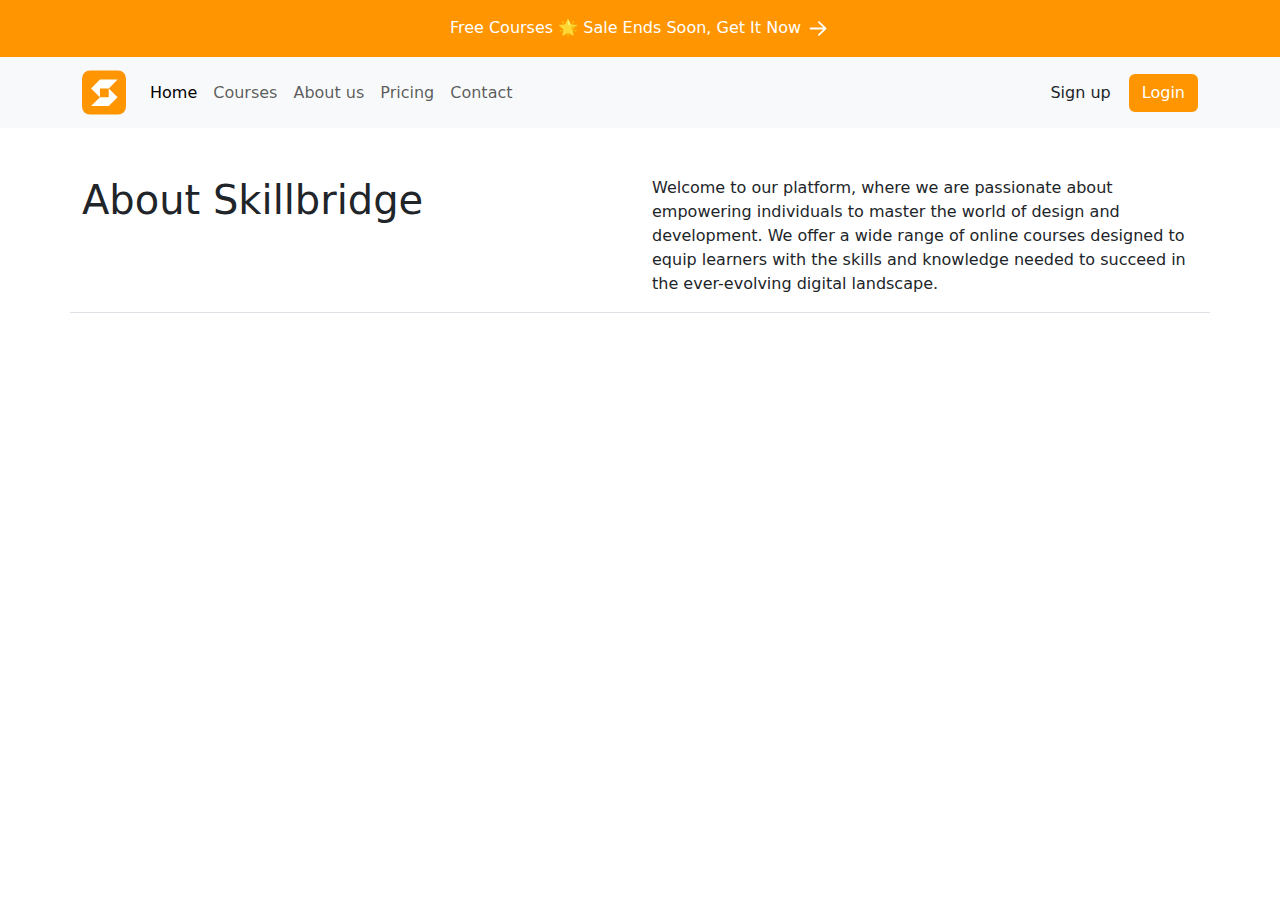
<file: html/about.html>
<!DOCTYPE html>
<html lang="en">
<head>
    <meta charset="UTF-8">
    <meta name="viewport" content="width=device-width, initial-scale=1.0">
    <title>About</title>
    <link
    href="https://cdn.jsdelivr.net/npm/bootstrap@5.3.0/dist/css/bootstrap.min.css"
    rel="stylesheet">
    <script src="../src/header.js"></script>
</head>
<body>
    <section class="header"></section>

    <section class="description_section container mt-5 mb-5 border-bottom">
    <div class="description_container row ">
       <h1 class="col-md-6 col-12">About Skillbridge</h1>
       <p class="col-md-6 col-12">
        Welcome to our platform, where we are passionate about empowering individuals to master the world of design and development. We offer a wide range of online courses designed to equip learners with the skills and knowledge needed to succeed in the ever-evolving digital landscape.
       </p>
    </div>
   </section>
   <script
   src="https://cdn.jsdelivr.net/npm/bootstrap@5.3.2/dist/js/bootstrap.bundle.min.js"
   integrity="sha384-C6RzsynM9kWDrMNeT87bh95OGNyZPhcTNXj1NW7RuBCsyN/o0jlpcV8Qyq46cDfL"
   crossorigin="anonymous"></script>
</body>
</html>
</file>
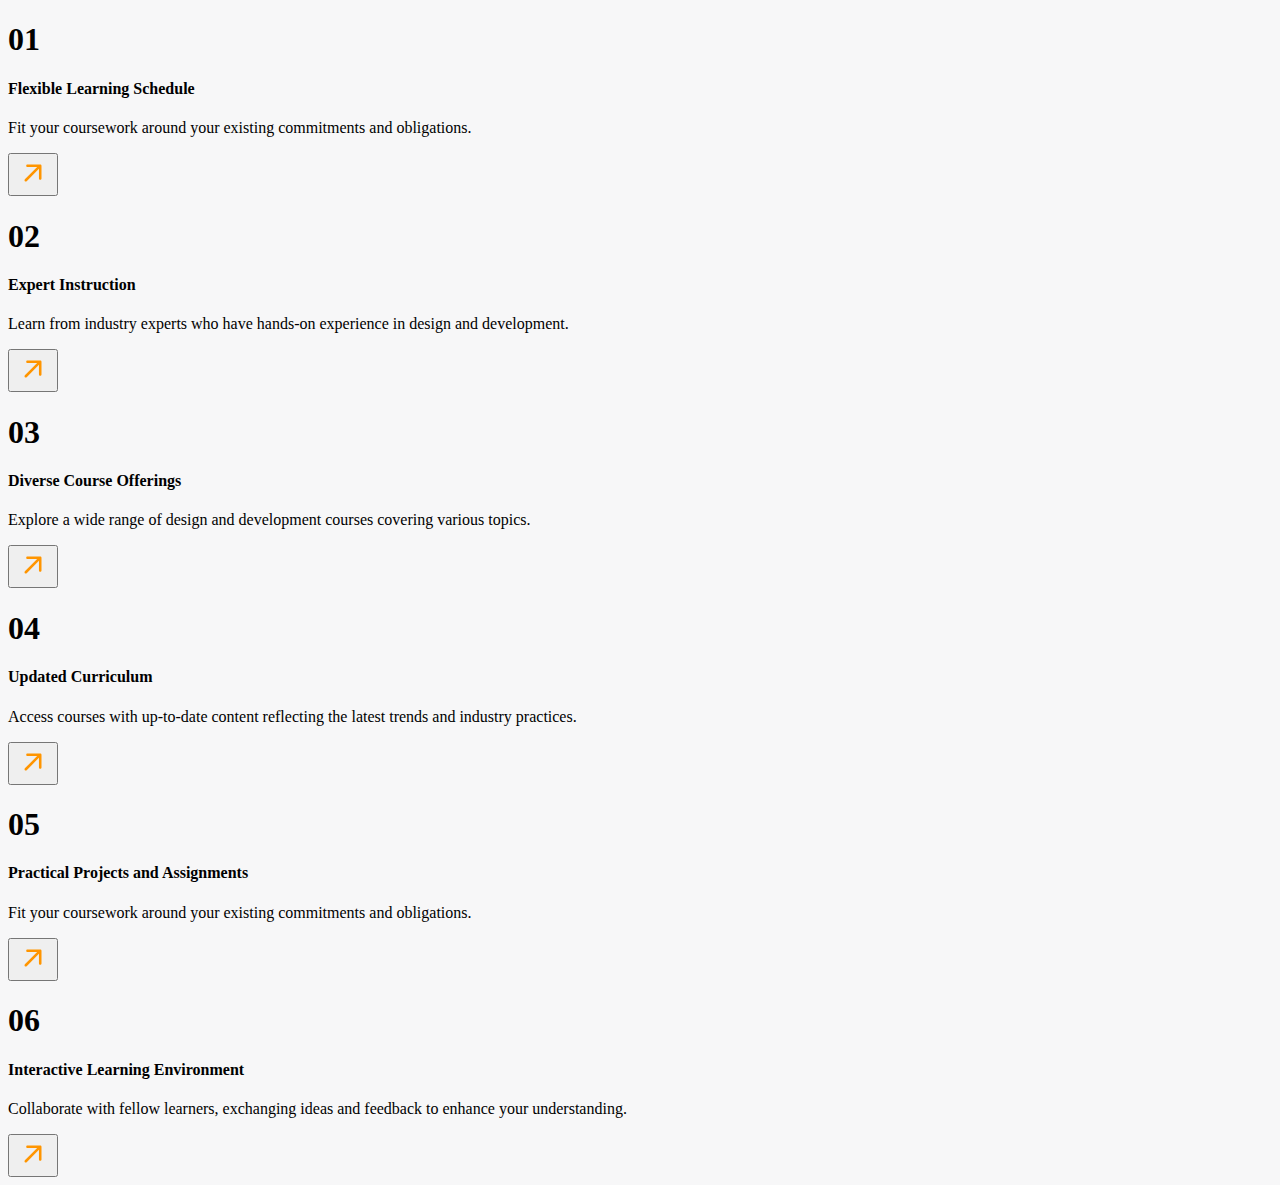
<file: html/benefits.html>
<!DOCTYPE html>
<html lang="en">
<head>
    <meta charset="UTF-8">
    <meta name="viewport" content="width=device-width, initial-scale=1.0">
    <title>skill bridge</title>
    <link
    href="https://cdn.jsdelivr.net/npm/bootstrap@5.3.2/dist/css/bootstrap.min.css"
    rel="stylesheet"
    integrity="sha384-T3c6CoIi6uLrA9TneNEoa7RxnatzjcDSCmG1MXxSR1GAsXEV/Dwwykc2MPK8M2HN"
    crossorigin="anonymous">
    <link rel = "icon" href = "../img/title_logo_icon.svg" type = "image/x-icon">
    <style>
        body{
            background-color: #F7F7F8;
        }
    </style>
</head>
<body>
    <section class="benefits_container container d-flex flex-column gap-3">
        <div class="row d-flex gap-2">
             <div class="benefit_sub_container bg-white col p-4">
                 <div class="number_container"><h1>01</h1></div>
                 <div class="benefit_text_container">
                     <h4>Flexible Learning Schedule</h4>
                     <p>Fit your coursework around your existing commitments and obligations.</p>
                 </div>
                 <!-- <div class="benefit_button_container">  -->
                     <button><img src="../img/benefit_arrow.svg"/></button>
                 <!-- </div> -->
             </div>
             <div class="benefit_sub_container bg-white col p-4">
                 <div class="number_container"><h1>02</h1></div>
                 <div class="benefit_text_container">
                 <h4>Expert Instruction</h4>
                 <p>Learn from industry experts who have hands-on experience in design and development.</p>
                 </div>
                 <!-- <div class="benefit_button_container">  -->
                     <button><img src="../img/benefit_arrow.svg"/></button>
                 <!-- </div> -->
             </div>
             <div class="benefit_sub_container bg-white col p-4">
                 <div class="number_container"><h1>03</h1></div>
                 <div class="benefit_text_container">
                 <h4>Diverse Course Offerings</h4>
                 <p>Explore a wide range of design and development courses covering various topics.</p>
                 </div>
                 <!-- <div class="benefit_button_container">  -->
                     <button><img src="../img/benefit_arrow.svg"/></button>
                 <!-- </div> -->
             </div>
        </div>
        <div class="row gap-2">
                 <div class="benefit_sub_container bg-white col rounded p-4">
                     <div class="number_container"><h1>04</h1></div>
                     <div class="benefit_text_container">
                     <h4>Updated Curriculum</h4>
                     <p>Access courses with up-to-date content reflecting the latest trends and industry practices.</p>
                     </div>
                     <!-- <div class="benefit_button_container">  -->
                         <button><img src="../img/benefit_arrow.svg"/></button>
                     <!-- </div> -->
                 </div>
                 <div class="benefit_sub_container bg-white col rounded p-4">
                     <div class="number_container"><h1>05</h1></div>
                     <div class="benefit_text_container">
                     <h4>Practical Projects and Assignments</h4>
                     <p>Fit your coursework around your existing commitments and obligations.</p>
                     </div>
                     <!-- <div class="benefit_button_container">  -->
                         <button><img src="../img/benefit_arrow.svg"/></button>
                     <!-- </div> -->
                 </div>
                 <div class="benefit_sub_container bg-white col rounded p-4">
                     <div class="number_container"><h1>06</h1></div>
                     <div class="benefit_text_container">
                     <h4>Interactive Learning Environment</h4>
                     <p>Collaborate with fellow learners, exchanging ideas and feedback to enhance your understanding.</p>
                     </div>
                     <!-- <div class="benefit_button_container">  -->
                     <button><img src="../img/benefit_arrow.svg"/></button>
                     <!-- </div> -->
                 </div>
        </div>
    </section>
    <script
    src="https://cdn.jsdelivr.net/npm/bootstrap@5.3.2/dist/js/bootstrap.bundle.min.js"
    integrity="sha384-C6RzsynM9kWDrMNeT87bh95OGNyZPhcTNXj1NW7RuBCsyN/o0jlpcV8Qyq46cDfL"
    crossorigin="anonymous"></script>
</body>
</file>
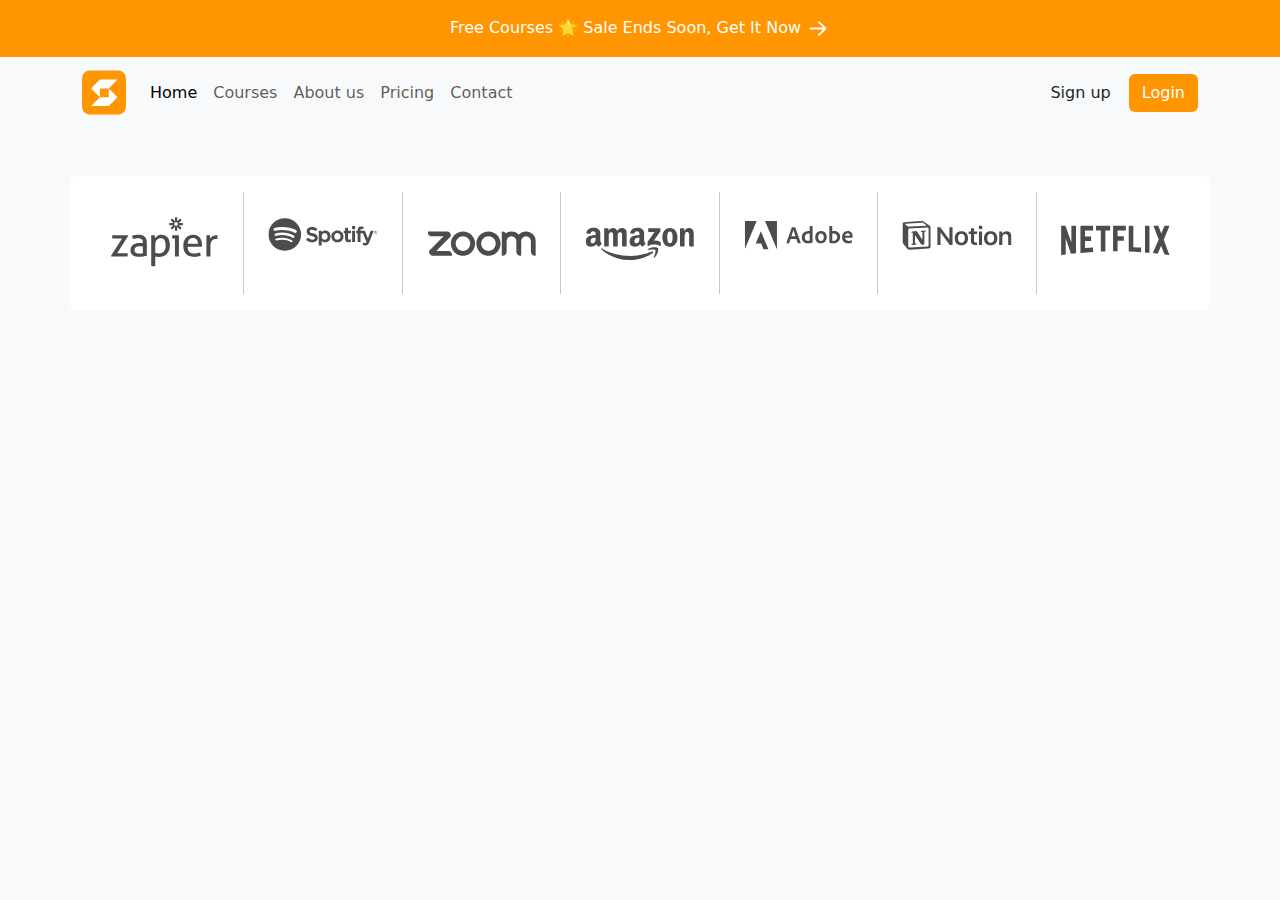
<file: html/card.html>
<!DOCTYPE html>
<html lang="en">
  <head>
    <meta charset="UTF-8">
    <meta name="viewport" content="width=device-width, initial-scale=1">
    <link
      href="https://cdn.jsdelivr.net/npm/bootstrap@5.3.0/dist/css/bootstrap.min.css"
      rel="stylesheet">
    <title>Responsive Bootstrap Example</title>
    <link rel="stylesheet" href="../style/home.css" />
    <script src="../src/header.js"></script>
  </head>
  <body>
    <section class="header"></section>

    <section class="container card_section mt-5">
      <div
        class="card_container  d-flex  bg-white rounded p-3 row">
        <div class="img_container col  p-md-4 p-3">
          <a href="#">
            <img src="../img/zapier_icon.svg" alt class="card-img">
          </a>
        </div>
        <div class="img_container col  p-md-4 p-3">
          <a href="#">
            <img src="../img/spotify_icon.svg" alt class="card-img">
          </a>
        </div>
        <div class="img_container col  p-md-4 p-3">
          <a href="#">
            <img src="../img/zoom_icon.svg" alt class="card-img">
          </a>
        </div>
        <div class="img_container col  p-md-4 p-3">
          <a href="#">
            <img src="../img/amazon_icon.svg" alt class="card-img">
          </a>
        </div>
        <div class="img_container col  p-md-4 p-3">
          <a href="#">
            <img src="../img/adobe_icon.svg" alt class="card-img">
          </a>
        </div>
        <div class="img_container col p-md-4 p-3">
          <a href="#">
            <img src="../img/notion_icon.svg" alt class="card-img">
          </a>
        </div>
        <div class=" col p-md-4 p-3">
          <a href="#">
            <img src="../img/netflix_icon.svg" alt class="card-img">
          </a>
        </div>
      </div>
    </section>
    <script
      src="https://cdn.jsdelivr.net/npm/bootstrap@5.3.0/dist/js/bootstrap.bundle.min.js"></script>
  </body>
</html>

<!-- <section class="course_section container mt-3 mb-3">
  <h1 >Our Courses</h1>
  <section class="course_description d-flex justify-content-between row mb-5">
     <p class="col-md-8">Lorem ipsum dolor sit amet consectetur. Tempus tincidunt etiam eget elit id imperdiet et. Cras eu sit dignissim lorem nibh et. Ac cum eget habitasse in velit fringilla feugiat senectus in.</p>
     <div class="col d-flex justify-content-md-end justify-content-sm-start mt-sm-2">
         <button class="bg-white border-0 rounded p-3"><b>View All</b></button>
     </div>
    </section>
    <div class="row row-cols-1 row-cols-md-2 g-4">
        <div class="col">
            <div class="card border-0 p-2">
                <div class="card-body d-flex flex-column gap-2">
               <img src="../img/web_design_fundamentals.svg" class="card-img-top" alt="...">
                <div class="mt-2 d-flex justify-content-center flex-wrap justify-content-sm-between">
                   <div class="duration d-flex gap-2">
                      <span class="text-center rounded border p-2">4 weeks</span>
                      <span class="text-center rounded border p-2">Intermediate</span>
                   </div>
                   <p class="fw-bold mt-2 text-center">By John Smith</p>
                </div>
                <h5 class="card-title">Web Design Fundamentals</h5>
                <p class="card-text">Learn the fundamentals of web design, including HTML, CSS, and responsive design principles. Develop the skills to create visually appealing and user-friendly websites.</p>
                <button class="get_it_now btn w-100 fw-bold">Get it now</button>
              </div>
            </div>
        </div>
        <div class="col">
            <div class="card border-0 p-2">
                <div class="card-body d-flex flex-column gap-2">
               <img src="../img/uiux_design.svg" class="card-img-top" alt="...">
                <div class="mt-2 d-flex justify-content-center flex-wrap justify-content-sm-between">
                   <div class="duration d-flex gap-2">
                      <span class="text-center rounded border p-2">6 weeks</span>
                      <span class="text-center rounded border p-2">Intermediate</span>
                   </div>
                   <p class="fw-bold mt-2 text-center">By Emily Johnson</p>
                </div>
                <h5 class="card-title">UI/UX Design</h5>
                <p class="card-text">Master the art of creating intuitive user interfaces (UI) and enhancing user experiences (UX). Learn design principles, wireframing, prototyping, and usability testing techniques.</p>
                <button class="get_it_now btn w-100 fw-bold">Get it now</button>
              </div>
            </div>
        </div>
        <div class="col">
            <div class="card border-0 p-2">
                <div class="card-body d-flex flex-column gap-2">
               <img src="../img/mobile_app_development.svg" class="card-img-top" alt="...">
                <div class="mt-2 d-flex justify-content-center flex-wrap justify-content-sm-between">
                   <div class="duration d-flex gap-2">
                      <span class="text-center rounded border p-2">8 weeks</span>
                      <span class="text-center rounded border p-2">Intermediate</span>
                   </div>
                   <p class="fw-bold mt-2 text-center">By David Brown</p>
                </div>
                <h5 class="card-title">Mobile App Development</h5>
                <p class="card-text">Dive into the world of mobile app development. Learn to build native iOS and Android applications using industry-leading frameworks like Swift and Kotlin.</p>
                <button class="get_it_now btn w-100 fw-bold">Get it now</button>
              </div>
            </div>
        </div>
        <div class="col">
            <div class="card border-0 p-2">
                <div class="card-body d-flex flex-column gap-2">
               <img src="../img/graphic_design_for_beginners.svg" class="card-img-top" alt="...">
                <div class="mt-2 d-flex justify-content-center flex-wrap justify-content-sm-between">
                   <div class="duration d-flex gap-2">
                      <span class="text-center rounded border p-2">12 weeks</span>
                      <span class="text-center rounded border p-2">Beginner</span>
                   </div>
                   <p class="fw-bold mt-2 text-center">By Sarah Thompson</p>
                </div>
                <h5 class="card-title">Graphic Design for Beginners</h5>
                <p class="card-text">Discover the fundamentals of graphic design, including typography, color theory, layout design, and image manipulation techniques. Create visually stunning designs for print and digital media.</p>
                <button class="get_it_now btn w-100 fw-bold">Get it now</button>
              </div>
            </div>
        </div>
        <div class="col">
            <div class="card border-0 p-2">
                <div class="card-body d-flex flex-column gap-2">
               <img src="../img/front_end_development.svg" class="card-img-top" alt="...">
                <div class="mt-2 d-flex justify-content-center flex-wrap justify-content-sm-between">
                   <div class="duration d-flex gap-2">
                      <span class="text-center rounded border p-2">10 weeks</span>
                      <span class="text-center rounded border p-2">Intermediate</span>
                   </div>
                   <p class="fw-bold mt-2 text-center">By Michael Adams</p>
                </div>
                <h5 class="card-title">Front-End Web Development</h5>
                <p class="card-text">Become proficient in front-end web development. Learn HTML, CSS, JavaScript, and popular frameworks like Bootstrap and React. Build interactive and responsive websites.</p>
                <button class="get_it_now btn w-100 fw-bold">Get it now</button>
              </div>
            </div>
        </div>
        <div class="col">
            <div class="card border-0 p-2">
                <div class="card-body d-flex flex-column gap-2">
               <img src="../img/advance_js.svg" class="card-img-top" alt="...">
                <div class="mt-2 d-flex justify-content-center flex-wrap justify-content-sm-between">
                   <div class="duration d-flex gap-2">
                      <span class="text-center rounded border p-2">6 weeks</span>
                      <span class="text-center rounded border p-2">Advacne</span>
                   </div>
                   <p class="fw-bold mt-2 text-center">By Jennifer Wilson</p>
                </div>
                <h5 class="card-title">Advanced JavaScript</h5>
                <p class="card-text">Take your JavaScript skills to the next level. Explore advanced concepts like closures, prototypes, asynchronous programming, and ES6 features. Build complex applications with confidence.</p>
                <button class="get_it_now btn w-100 fw-bold">Get it now</button>
              </div>
            </div>
        </div>

        

    </div>
</section>
<section class="testimonial_section container">
  <h1 >Our Testimonials</h1>
  <section class="testimonial_description d-flex justify-content-between row mb-5">
     <p class="col-md-8">Lorem ipsum dolor sit amet consectetur. Tempus tincidunt etiam eget elit id imperdiet et. Cras eu sit dignissim lorem nibh et. Ac cum eget habitasse in velit fringilla feugiat senectus in.</p>
     <div class="col d-flex justify-content-md-end justify-content-sm-start mt-sm-2">
         <button class="bg-white border-0 rounded p-3"><b>View All</b></button>
     </div>
  </section>
  <div class="row">
    <div class="col-sm-6 mt-3">
      <div class="card">
        <div class="comments card-header bg-white container">
          <p>The web design course provided a solid foundation for me. The instructors were knowledgeable and supportive, and the interactive learning environment was engaging. I highly recommend it!</p>
         </div>
        <div class="profile_container card-body d-flex justify-content-between flex-wrap gap-3">
          <div class="profile d-flex  align-items-center gap-3">
            <img src="../img/Sarah L.svg"/>
            <h5 class="card-title align-items-center">Sarah L</h5>
          </div>
          <button class="btn btn-light fw-medium">Read Full Story</a>
        </div>
      </div>
     </div>
     <div class="col-sm-6 mt-3">
      <div class="card">
        <div class="comments card-header bg-white container">
          <p>The UI/UX design course exceeded my expectations. The instructor's expertise and practical assignments helped me improve my design skills. I feel more confident in my career now. Thank you!</p>
         </div>
        <div class="profile_container card-body d-flex justify-content-between flex-wrap gap-3">
          <div class="profile d-flex  align-items-center gap-3">
            <img src="../img/jason_img.svg"/>
            <h5 class="card-title align-items-center">Jason M</h5>
          </div>
          <button class="btn btn-light fw-medium">Read Full Story</a>
        </div>
      </div>
     </div>
     <div class="col-sm-6 mt-3">
      <div class="card ">
        <div class="comments card-header bg-white container">
          <p>The mobile app development course was fantastic! The step-by-step tutorials and hands-on projects helped me grasp the concepts easily. I'm now building my own app. Great course!</p>
         </div>
        <div class="profile_container card-body d-flex justify-content-between flex-wrap gap-3">
          <div class="profile d-flex  align-items-center gap-3">
            <img src="../img/emily_img.svg"/>
            <h5 class="card-title align-items-center">Emily R</h5>
          </div>
          <button class="btn btn-light fw-medium">Read Full Story</a>
        </div>
      </div>
     </div>
     <div class="col-sm-6 mt-3">
      <div class="card">
        <div class="comments card-header bg-white container">
          <p>I enrolled in the graphic design course as a beginner, and it was the perfect starting point. The instructor's guidance and feedback improved my design abilities significantly. I'm grateful for this course!</p>
         </div>
        <div class="profile_container card-body d-flex justify-content-between flex-wrap gap-3">
          <div class="profile d-flex  align-items-center gap-3">
            <img src="../img/michael_img.svg"/>
            <h5 class="card-title align-items-center">Michael K</h5>
          </div>
          <button class="btn btn-light fw-medium">Read Full Story</a>
        </div>
      </div>
     </div>


  </div>
</section> -->

<!-- 
  <div class="container">
    <div class="row flex-row flex-nowrap">
        <div class="col-3">
            <div class="card card-block">Card</div>
        </div>
        <div class="col-3">
            <div class="card card-block">Card</div>
        </div>
        <div class="col-3">
            <div class="card card-block">Card</div>
        </div>
        <div class="col-3">
            <div class="card card-block">Card</div>
        </div>
    </div>
</div> -->

<!-- <section class="product_container container scrollbar-primary">
    <div class=" product_list row  pb-5" data-bs-spy="scroll">
        <div class="product_category col">
            <img src="../img/amazon_icon.svg" alt="sofa_images">
        </div>
        <div class="product_category col">
            <img src="../img/amazon_icon.svg" alt="stand_lamp_images">
        </div>
        <div class="product_category col">
            <img src="../img/amazon_icon.svg" alt="brow_side_table_images">
        </div>
        <div class="product_category col">
            <img src="../img/amazon_icon.svg" alt="pillow_images">
        </div>
        <div class="product_category col">
            <img src="../img/amazon_icon.svg" alt="lamp_image">
        </div>
        <div class="product_category col">
            <img src="../img/amazon_icon.svg" alt="basket_image">
        </div>
        <div class="product_category col">
            <img src="../img/amazon_icon.svg" alt="off_white_pillow_image">
        </div>
    </div>
</section> -->

<!-- <div class="container">
    <div class="card_section d-flex  justify-content-evenly bg-white rounded p-2 ">
        <div class="card  border-0 p-md-3 p-2">
            <a href="https://www.hulu.com">
                <img src="../img/zapier_icon.svg" alt="" class="card-img">
            </a>
          </div>
          <div class="vertical_line"></div>
          <div class="card  border-0 p-md-3 p-2">
            <a href="https://www.hulu.com">
              <img src="../img/spotify_icon.svg" alt="" class="card-img">
            </a>
          </div>
          <div class="vertical_line"></div>
          <div class="card border-0 p-md-3 p-2">
            <a href="https://www.hulu.com">
              <img src="../img/zoom_icon.svg" alt="" class="card-img">
            </a>
          </div>
          <div class="vertical_line"></div>
          <div class="card border-0 p-md-3 p-2">
            <a href="https://www.hulu.com">
              <img src="../img/amazon_icon.svg" alt="" class="card-img">
            </a>
          </div>
          <div class="vertical_line"></div>
          <div class="card border-0 p-md-3 p-2">
            <a href="https://www.hulu.com">
              <img src="../img/adobe_icon.svg" alt="" class="card-img">
            </a>
          </div>
          <div class="vertical_line"></div>

      <div class="card border-0 p-md-3 p-2">
        <a href="https://www.netflix.com/fr/">
          <img src="../img/notion_icon.svg" alt="" class="card-img">
        </a>
      </div>
      <div class="vertical_line"></div>
      <div class="card border-0 p-md-3 p-2">
        <a href="https://www.hulu.com">
          <img src="../img/netflix_icon.svg" alt="" class="card-img">
        </a>
      </div>
    </div>
  </div>  -->

<!-- <section class="container container-md rounded bg-white mt-4">
  <div class="row justify-content-evenly">
    <div class="col-2 col-md-1 d-flex align-items-center">
      <img src="../img/zapier_icon.svg" alt="zapier" class="img-fluid"/>
      <div class="vertical_line "></div>
    </div>
    <div class="col-2 col-md-1 d-flex align-items-center">
      <img src="../img/spotify_icon.svg" alt="spotify" class="img-fluid"/>
      <div class="vertical_line "></div>
    </div>
    <div class="col-2 col-md-1 d-flex align-items-center">
      <img src="../img/spotify_icon.svg" alt="spotify" class="img-fluid"/>
      <div class="vertical_line "></div>
    </div>
    <div class="col-2 col-md-1 d-flex align-items-center">
      <img src="../img/spotify_icon.svg" alt="spotify" class="img-fluid"/>
      <div class="vertical_line "></div>
    </div>
    <div class="col-2 col-md-1 d-flex align-items-center">
      <img src="../img/spotify_icon.svg" alt="spotify" class="img-fluid"/>
      <div class="vertical_line "></div>
    </div>
    <div class="col-2 col-md-1 d-flex align-items-center">
      <img src="../img/spotify_icon.svg" alt="spotify" class="img-fluid"/>
    </div>
  </div>
</section> -->
</file>
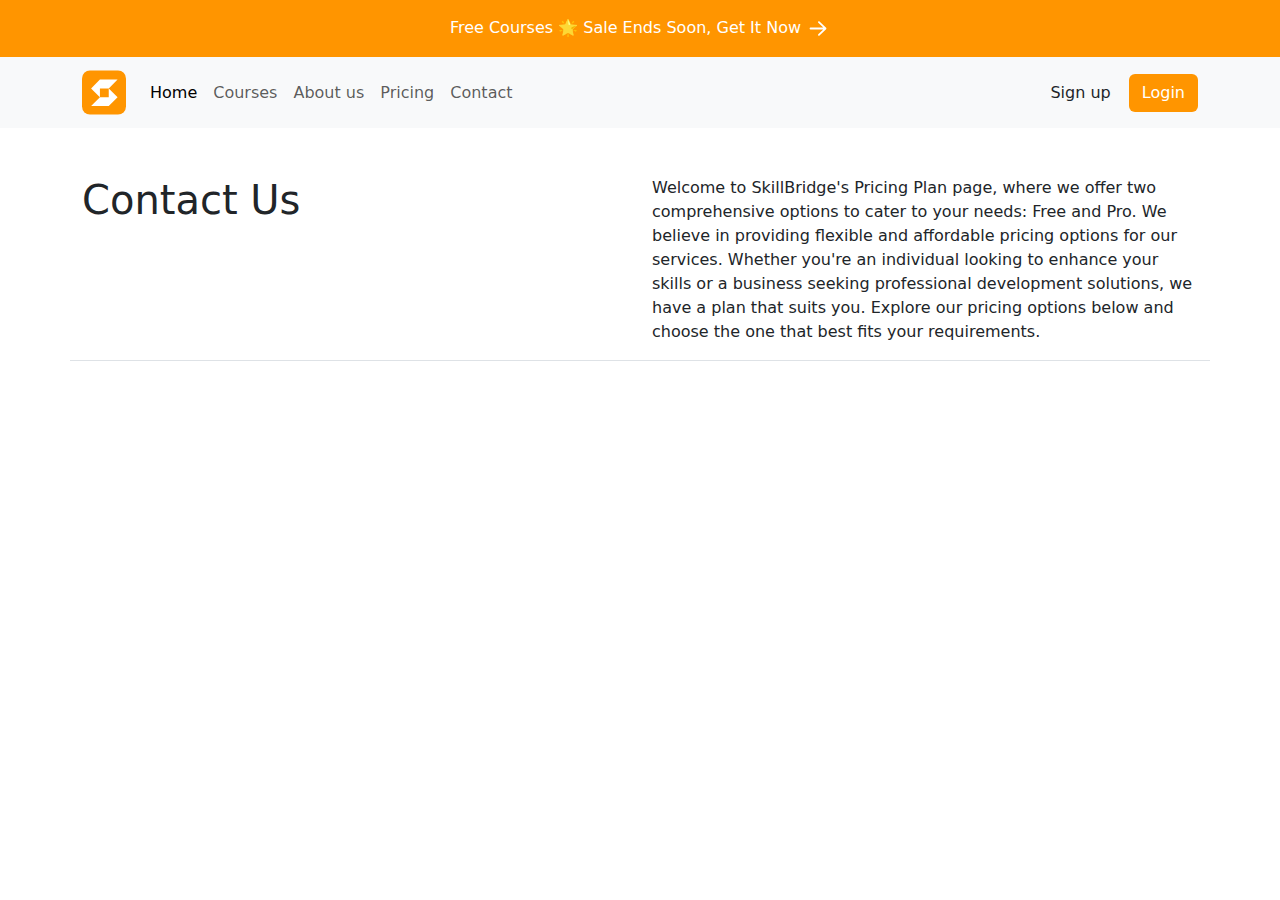
<file: html/contact.html>
<!DOCTYPE html>
<html lang="en">
<head>
    <meta charset="UTF-8">
    <meta name="viewport" content="width=device-width, initial-scale=1.0">
    <title>Contact</title>
    <link
    href="https://cdn.jsdelivr.net/npm/bootstrap@5.3.0/dist/css/bootstrap.min.css"
    rel="stylesheet">
    <script src="../src/header.js"></script>
</head>
<body>
    <section class="header"></section>

    <section class="description_section container mt-5 mb-5 border-bottom">
    <div class="description_container row ">
       <h1 class="col-md-6 col-12">Contact Us</h1>
       <p class="col-md-6 col-12">Welcome to SkillBridge's Pricing Plan page, where we offer two comprehensive options to cater to your needs: Free and Pro. We believe in providing flexible and affordable pricing options for our services. Whether you're an individual looking to enhance your skills or a business seeking professional development solutions, we have a plan that suits you. Explore our pricing options below and choose the one that best fits your requirements.</p>
    </div>
   </section>
</body>
</html>
</file>
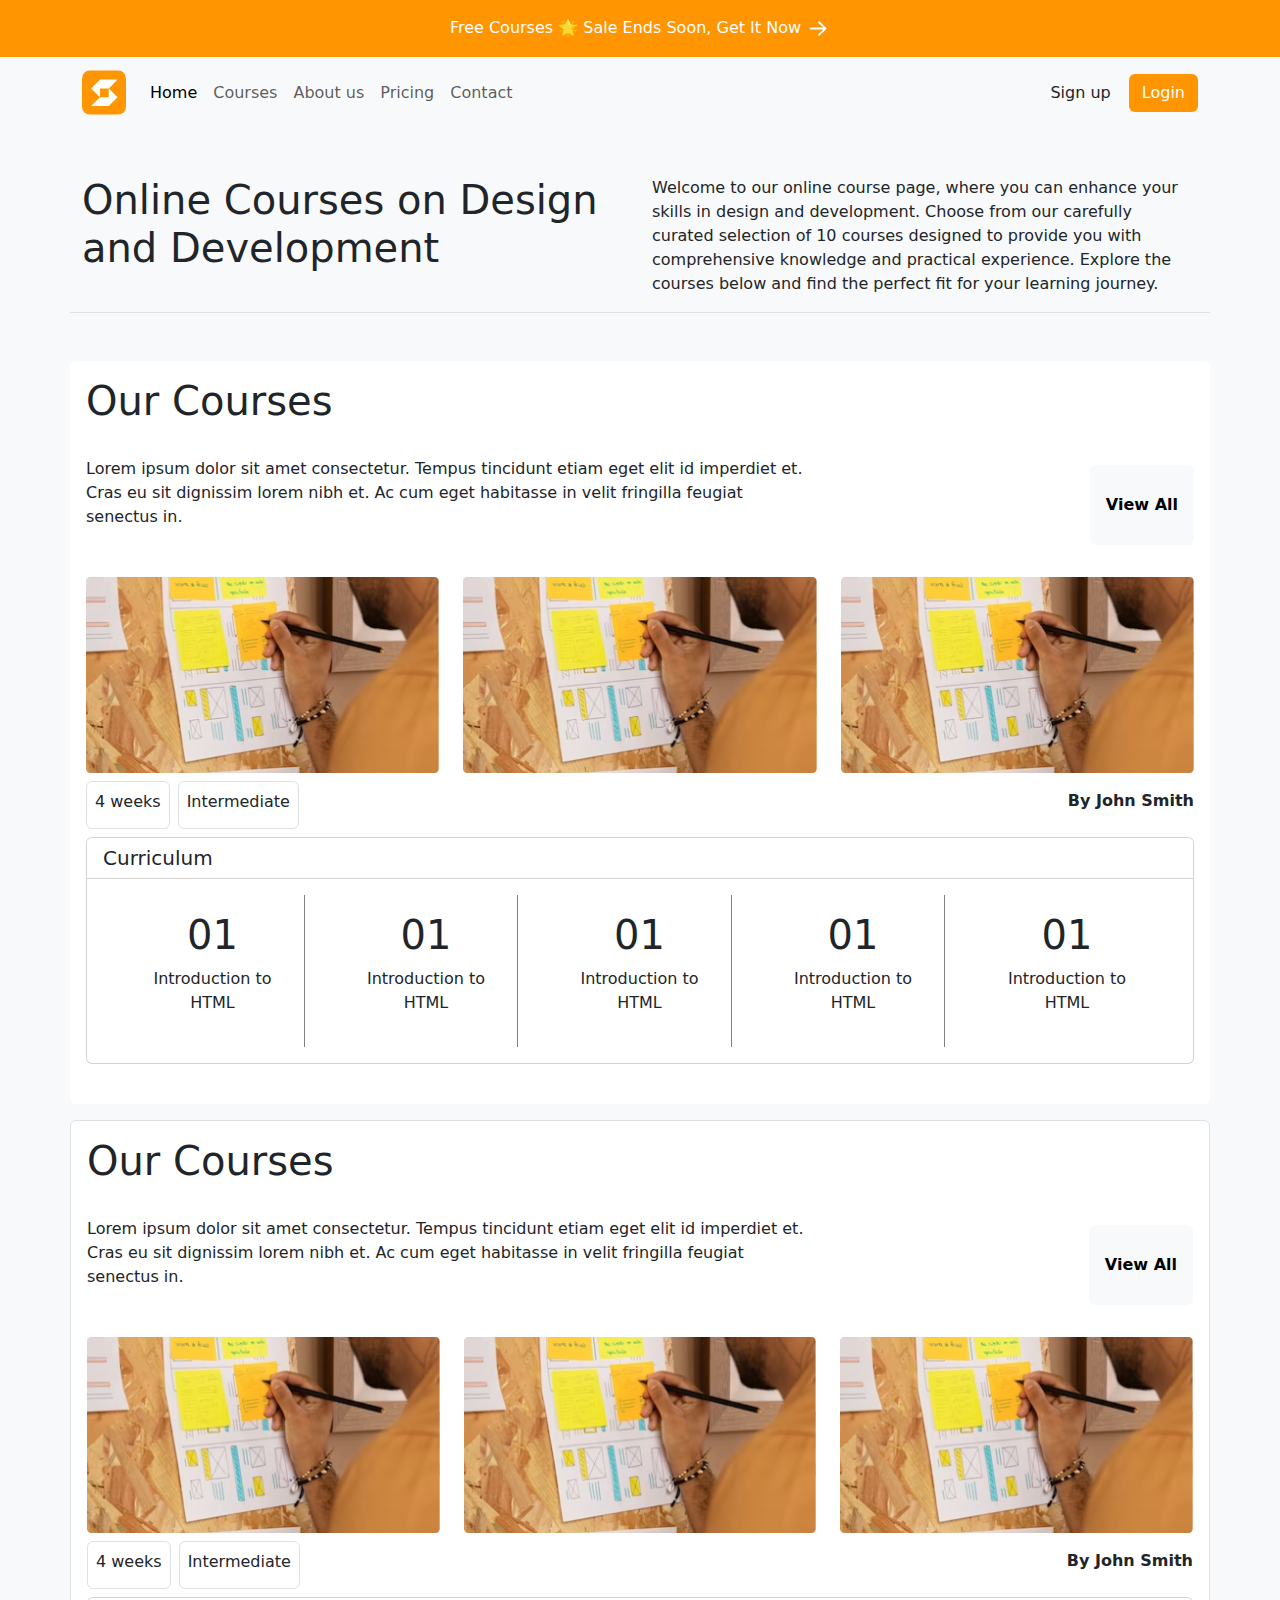
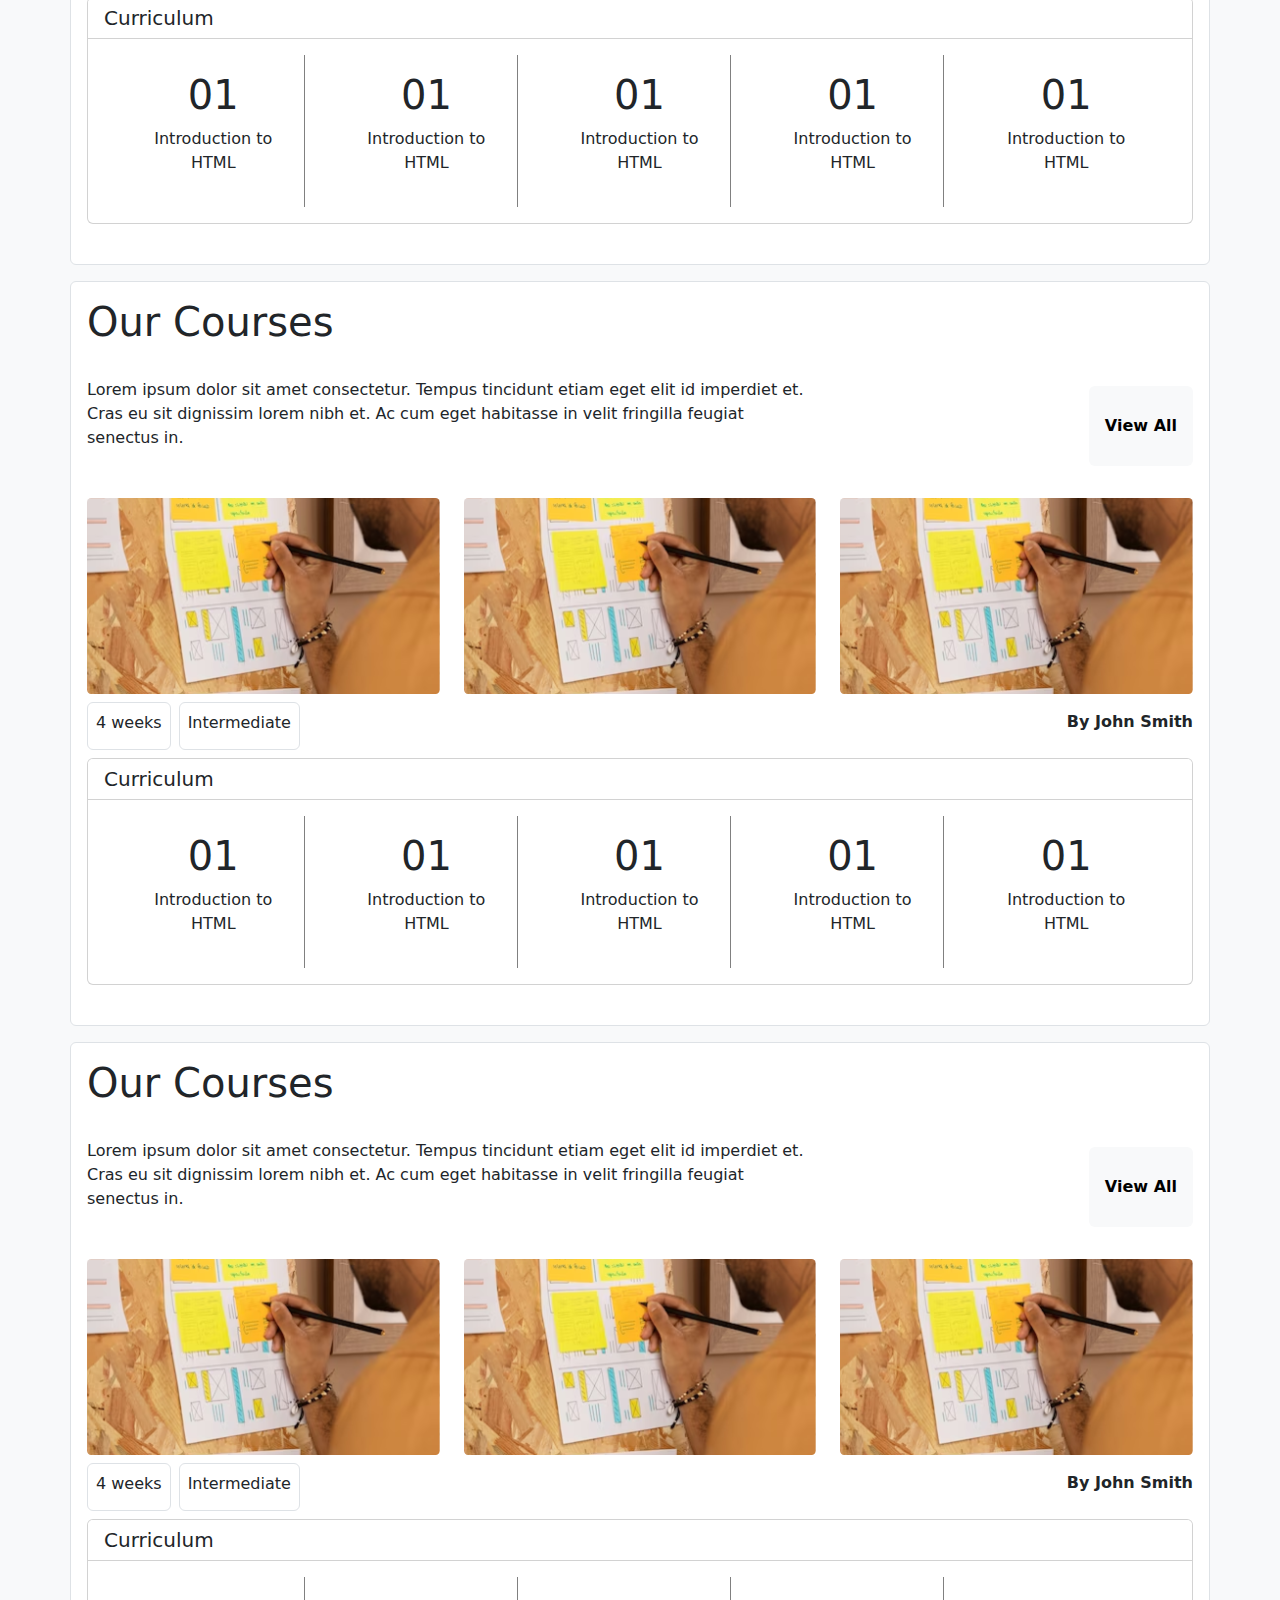
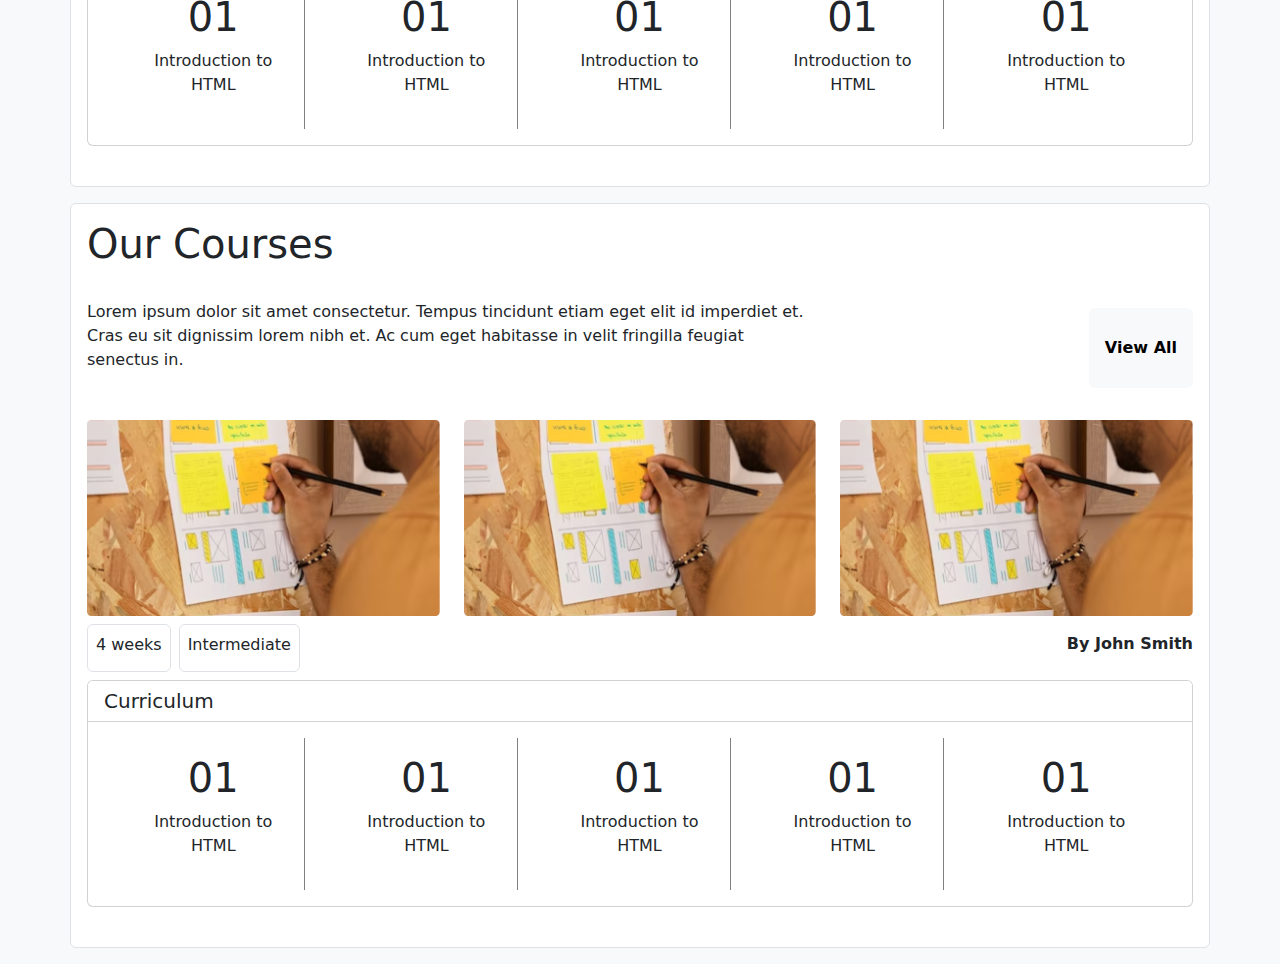
<file: html/course.html>
<!DOCTYPE html>
<html lang="en">
<head>
    <meta charset="UTF-8">
    <meta name="viewport" content="width=device-width, initial-scale=1.0">
    <title>course_page</title>
    <link
    href="https://cdn.jsdelivr.net/npm/bootstrap@5.3.0/dist/css/bootstrap.min.css"
    rel="stylesheet">
    <link rel="stylesheet" href="../style/course.css">
    <script src="../src/header.js"></script>
</head>
<body>
    <section class="header"></section>

    <section class="description_section container mt-5 mb-5 border-bottom">
    <div class="description_container row ">
       <h1 class="col-md-6 col-12">Online Courses on Design and Development</h1>
       <p class="col-md-6 col-12">Welcome to our online course page, where you can enhance your skills in design and development. Choose from our carefully curated selection of 10 courses designed to provide you with comprehensive knowledge and practical experience. Explore the courses below and find the perfect fit for your learning journey.</p>
    </div>
   </section>

    <section class="course_section container bg-white  p-3 mt-3 mb-3 rounded d-flex flex-column
     gap-4">
        <h1>Our Courses</h1>
        <section
           class="course_description d-flex justify-content-between row mb-2">
           <p class="col-md-8">Lorem ipsum dolor sit amet consectetur. Tempus
              tincidunt etiam eget elit id imperdiet et. Cras eu sit dignissim
              lorem nibh et. Ac cum eget habitasse in velit fringilla feugiat
              senectus in.</p>
           <div
              class="col d-flex justify-content-md-end justify-content-sm-start mt-sm-2">
              <button class="bg-light border-0 rounded p-3"><b>View All</b></button>
           </div>
        </section>
        <section>
            <div class="d-flex row ">
             <img src="../img/web_design_fundamentals.svg"
              class="col-4 "
              />  
             <img src="../img/web_design_fundamentals.svg" 
              class="col-4"
              />  
             <img src="../img/web_design_fundamentals.svg"
             class="col-4"
             />                 
            </div>
            <div
            class="mt-2 d-flex flex-wrap justify-content-md-between justify-content-start flex-md-row flex-column">
            <div class="duration d-flex gap-2 ">
               <span class="text-center rounded border p-2">4 weeks</span>
               <span class="text-center rounded border p-2">Intermediate</span>
            </div>
            <p class="fw-bold mt-2">By John Smith</p>
            </div>
            
            <div class="card mt-2 mb-4">
               <div class="card-header h5 bg-white">Curriculum</div>
               <div class="card-body row d-flex justify-content-evenly">
                   <div class="curriculum col-md-2 col-sm-12 p-3 text-md-center">
                    <h1>01</h1>
                    <p class="fw-medium">Introduction to HTML</p> 
                   </div>
                   <div class="curriculum col-md-2 col-sm-12 p-3 text-md-center">
                    <h1>01</h1>
                    <p class="fw-medium">Introduction to HTML</p> 
                   </div>
                   <div class="curriculum col-md-2 col-sm-12 p-3 text-md-center">
                    <h1>01</h1>
                    <p class="fw-medium">Introduction to HTML</p> 
                   </div>
                   <div class="curriculum col-md-2 col-sm-12 p-3 text-md-center">
                    <h1>01</h1>
                    <p class="fw-medium">Introduction to HTML</p> 
                   </div>
                   <div class="col-md-2 col-sm-12 p-3  text-md-center">
                    <h1>01</h1>
                    <p class="fw-medium">Introduction to HTML</p> 
                   </div>
               </div>
            </div>
        </section>
    </section>   

    <section class="course_section container bg-white border p-3 mt-3 mb-3 rounded d-flex flex-column
    gap-4">
       <h1>Our Courses</h1>
       <section
          class="course_description d-flex justify-content-between row mb-2">
          <p class="col-md-8">Lorem ipsum dolor sit amet consectetur. Tempus
             tincidunt etiam eget elit id imperdiet et. Cras eu sit dignissim
             lorem nibh et. Ac cum eget habitasse in velit fringilla feugiat
             senectus in.</p>
          <div
             class="col d-flex justify-content-md-end justify-content-sm-start mt-sm-2">
             <button class="bg-light border-0 rounded p-3"><b>View All</b></button>
          </div>
       </section>
       <section>
           <div class="d-flex row ">
            <img src="../img/web_design_fundamentals.svg"
             class="col-4 "
             />  
            <img src="../img/web_design_fundamentals.svg" 
             class="col-4"
             />  
            <img src="../img/web_design_fundamentals.svg"
            class="col-4"
            />                 
           </div>
           <div
           class="mt-2 d-flex flex-wrap justify-content-md-between justify-content-start flex-md-row flex-column">
           <div class="duration d-flex gap-2 ">
              <span class="text-center rounded border p-2">4 weeks</span>
              <span class="text-center rounded border p-2">Intermediate</span>
           </div>
           <p class="fw-bold mt-2">By John Smith</p>
           </div>
           
           <div class="card mt-2 mb-4">
              <div class="card-header h5 bg-white">Curriculum</div>
              <div class="card-body row d-flex justify-content-evenly">
                  <div class="curriculum col-md-2 col-sm-12 p-3 text-md-center">
                   <h1>01</h1>
                   <p class="fw-medium">Introduction to HTML</p> 
                  </div>
                  <div class="curriculum col-md-2 col-sm-12 p-3 text-md-center">
                   <h1>01</h1>
                   <p class="fw-medium">Introduction to HTML</p> 
                  </div>
                  <div class="curriculum col-md-2 col-sm-12 p-3 text-md-center">
                   <h1>01</h1>
                   <p class="fw-medium">Introduction to HTML</p> 
                  </div>
                  <div class="curriculum col-md-2 col-sm-12 p-3 text-md-center">
                   <h1>01</h1>
                   <p class="fw-medium">Introduction to HTML</p> 
                  </div>
                  <div class="col-md-2 col-sm-12 p-3  text-md-center">
                   <h1>01</h1>
                   <p class="fw-medium">Introduction to HTML</p> 
                  </div>
              </div>
           </div>
       </section>
   </section> 

   <section class="course_section container bg-white border p-3 mt-3 mb-3 rounded d-flex flex-column
   gap-4">
      <h1>Our Courses</h1>
      <section
         class="course_description d-flex justify-content-between row mb-2">
         <p class="col-md-8">Lorem ipsum dolor sit amet consectetur. Tempus
            tincidunt etiam eget elit id imperdiet et. Cras eu sit dignissim
            lorem nibh et. Ac cum eget habitasse in velit fringilla feugiat
            senectus in.</p>
         <div
            class="col d-flex justify-content-md-end justify-content-sm-start mt-sm-2">
            <button class="bg-light border-0 rounded p-3"><b>View All</b></button>
         </div>
      </section>
      <section>
          <div class="d-flex row ">
           <img src="../img/web_design_fundamentals.svg"
            class="col-4 "
            />  
           <img src="../img/web_design_fundamentals.svg" 
            class="col-4"
            />  
           <img src="../img/web_design_fundamentals.svg"
           class="col-4"
           />                 
          </div>
          <div
          class="mt-2 d-flex flex-wrap justify-content-md-between justify-content-start flex-md-row flex-column">
          <div class="duration d-flex gap-2 ">
             <span class="text-center rounded border p-2">4 weeks</span>
             <span class="text-center rounded border p-2">Intermediate</span>
          </div>
          <p class="fw-bold mt-2">By John Smith</p>
          </div>
          
          <div class="card mt-2 mb-4">
             <div class="card-header h5 bg-white">Curriculum</div>
             <div class="card-body row d-flex justify-content-evenly">
                 <div class="curriculum col-md-2 col-sm-12 p-3 text-md-center">
                  <h1>01</h1>
                  <p class="fw-medium">Introduction to HTML</p> 
                 </div>
                 <div class="curriculum col-md-2 col-sm-12 p-3 text-md-center">
                  <h1>01</h1>
                  <p class="fw-medium">Introduction to HTML</p> 
                 </div>
                 <div class="curriculum col-md-2 col-sm-12 p-3 text-md-center">
                  <h1>01</h1>
                  <p class="fw-medium">Introduction to HTML</p> 
                 </div>
                 <div class="curriculum col-md-2 col-sm-12 p-3 text-md-center">
                  <h1>01</h1>
                  <p class="fw-medium">Introduction to HTML</p> 
                 </div>
                 <div class="col-md-2 col-sm-12 p-3  text-md-center">
                  <h1>01</h1>
                  <p class="fw-medium">Introduction to HTML</p> 
                 </div>
             </div>
          </div>
      </section>
  </section> 

  <section class="course_section container bg-white border p-3 mt-3 mb-3 rounded d-flex flex-column
  gap-4">
     <h1>Our Courses</h1>
     <section
        class="course_description d-flex justify-content-between row mb-2">
        <p class="col-md-8">Lorem ipsum dolor sit amet consectetur. Tempus
           tincidunt etiam eget elit id imperdiet et. Cras eu sit dignissim
           lorem nibh et. Ac cum eget habitasse in velit fringilla feugiat
           senectus in.</p>
        <div
           class="col d-flex justify-content-md-end justify-content-sm-start mt-sm-2">
           <button class="bg-light border-0 rounded p-3"><b>View All</b></button>
        </div>
     </section>
     <section>
         <div class="d-flex row ">
          <img src="../img/web_design_fundamentals.svg"
           class="col-4 "
           />  
          <img src="../img/web_design_fundamentals.svg" 
           class="col-4"
           />  
          <img src="../img/web_design_fundamentals.svg"
          class="col-4"
          />                 
         </div>
         <div
         class="mt-2 d-flex flex-wrap justify-content-md-between justify-content-start flex-md-row flex-column">
         <div class="duration d-flex gap-2 ">
            <span class="text-center rounded border p-2">4 weeks</span>
            <span class="text-center rounded border p-2">Intermediate</span>
         </div>
         <p class="fw-bold mt-2">By John Smith</p>
         </div>
         
         <div class="card mt-2 mb-4">
            <div class="card-header h5 bg-white">Curriculum</div>
            <div class="card-body row d-flex justify-content-evenly">
                <div class="curriculum col-md-2 col-sm-12 p-3 text-md-center">
                 <h1>01</h1>
                 <p class="fw-medium">Introduction to HTML</p> 
                </div>
                <div class="curriculum col-md-2 col-sm-12 p-3 text-md-center">
                 <h1>01</h1>
                 <p class="fw-medium">Introduction to HTML</p> 
                </div>
                <div class="curriculum col-md-2 col-sm-12 p-3 text-md-center">
                 <h1>01</h1>
                 <p class="fw-medium">Introduction to HTML</p> 
                </div>
                <div class="curriculum col-md-2 col-sm-12 p-3 text-md-center">
                 <h1>01</h1>
                 <p class="fw-medium">Introduction to HTML</p> 
                </div>
                <div class="col-md-2 col-sm-12 p-3  text-md-center">
                 <h1>01</h1>
                 <p class="fw-medium">Introduction to HTML</p> 
                </div>
            </div>
         </div>
     </section>
 </section> 

 <section class="course_section container bg-white border p-3 mt-3 mb-3 rounded d-flex flex-column
 gap-4">
    <h1>Our Courses</h1>
    <section
       class="course_description d-flex justify-content-between row mb-2">
       <p class="col-md-8">Lorem ipsum dolor sit amet consectetur. Tempus
          tincidunt etiam eget elit id imperdiet et. Cras eu sit dignissim
          lorem nibh et. Ac cum eget habitasse in velit fringilla feugiat
          senectus in.</p>
       <div
          class="col d-flex justify-content-md-end justify-content-sm-start mt-sm-2">
          <button class="bg-light border-0 rounded p-3"><b>View All</b></button>
       </div>
    </section>
    <section>
        <div class="d-flex row ">
         <img src="../img/web_design_fundamentals.svg"
          class="col-4 "
          />  
         <img src="../img/web_design_fundamentals.svg" 
          class="col-4"
          />  
         <img src="../img/web_design_fundamentals.svg"
         class="col-4"
         />                 
        </div>
        <div
        class="mt-2 d-flex flex-wrap justify-content-md-between justify-content-start flex-md-row flex-column">
        <div class="duration d-flex gap-2 ">
           <span class="text-center rounded border p-2">4 weeks</span>
           <span class="text-center rounded border p-2">Intermediate</span>
        </div>
        <p class="fw-bold mt-2">By John Smith</p>
        </div>
        
        <div class="card mt-2 mb-4">
           <div class="card-header h5 bg-white">Curriculum</div>
           <div class="card-body row d-flex justify-content-evenly">
               <div class="curriculum col-md-2 col-sm-12 p-3 text-md-center">
                <h1>01</h1>
                <p class="fw-medium">Introduction to HTML</p> 
               </div>
               <div class="curriculum col-md-2 col-sm-12 p-3 text-md-center">
                <h1>01</h1>
                <p class="fw-medium">Introduction to HTML</p> 
               </div>
               <div class="curriculum col-md-2 col-sm-12 p-3 text-md-center">
                <h1>01</h1>
                <p class="fw-medium">Introduction to HTML</p> 
               </div>
               <div class="curriculum col-md-2 col-sm-12 p-3 text-md-center">
                <h1>01</h1>
                <p class="fw-medium">Introduction to HTML</p> 
               </div>
               <div class="col-md-2 col-sm-12 p-3  text-md-center">
                <h1>01</h1>
                <p class="fw-medium">Introduction to HTML</p> 
               </div>
           </div>
        </div>
    </section>
</section> 
<script
src="https://cdn.jsdelivr.net/npm/bootstrap@5.3.2/dist/js/bootstrap.bundle.min.js"
integrity="sha384-C6RzsynM9kWDrMNeT87bh95OGNyZPhcTNXj1NW7RuBCsyN/o0jlpcV8Qyq46cDfL"
crossorigin="anonymous"></script>   
</body>
</html>
</file>
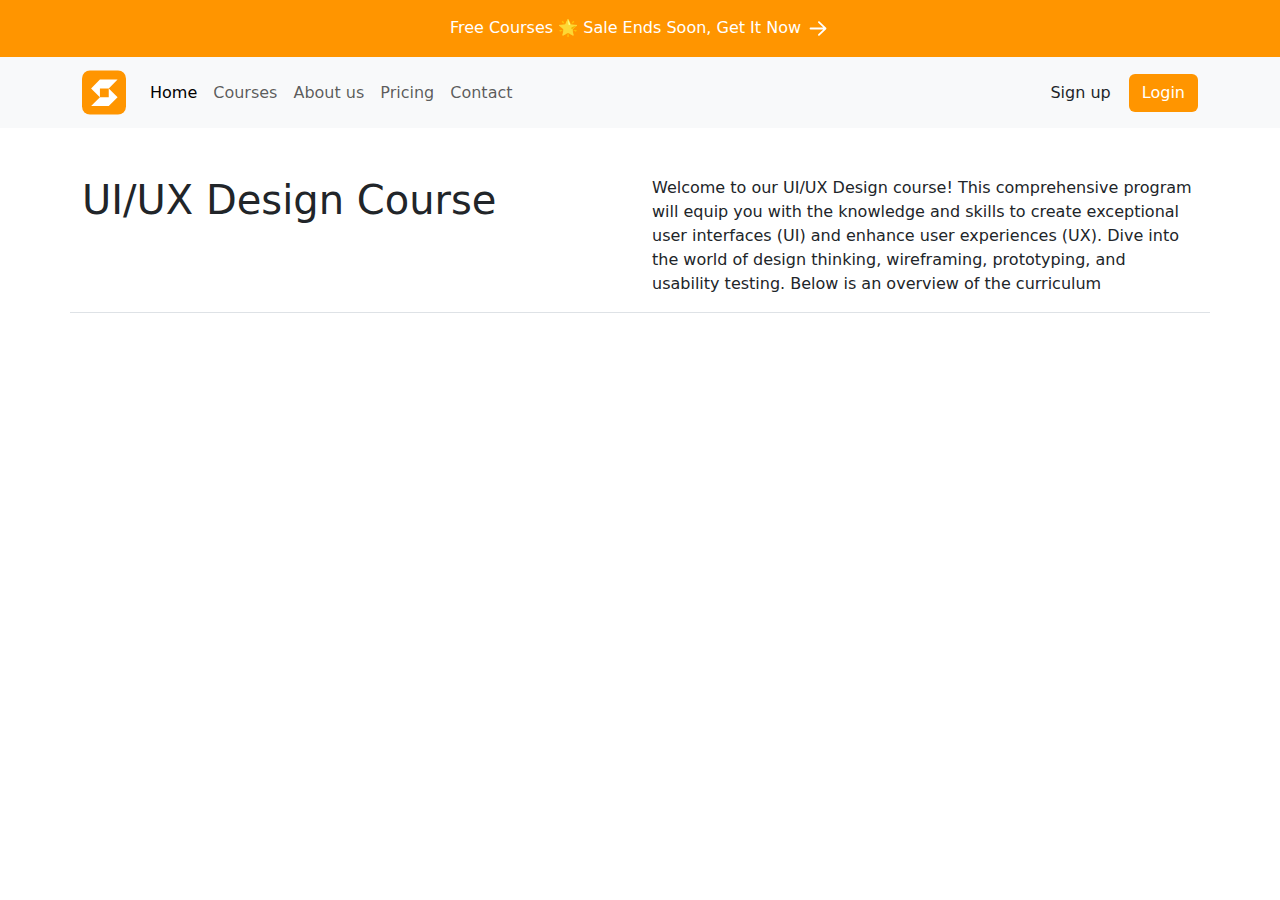
<file: html/course_open_page.html>
<!DOCTYPE html>
<html lang="en">
<head>
    <meta charset="UTF-8">
    <meta name="viewport" content="width=device-width, initial-scale=1.0">
    <title>Course open page</title>
    <link
    href="https://cdn.jsdelivr.net/npm/bootstrap@5.3.0/dist/css/bootstrap.min.css"
    rel="stylesheet">
    <script src="../src/header.js"></script>
</head>
<body>
    <section class="header"></section>

    <section class="description_section container mt-5 mb-5 border-bottom">
    <div class="description_container row ">
       <h1 class="col-md-6 col-12">UI/UX Design Course</h1>
       <p class="col-md-6 col-12">Welcome to our UI/UX Design course! This comprehensive program will equip you with the knowledge and skills to create exceptional user interfaces (UI) and enhance user experiences (UX). Dive into the world of design thinking, wireframing, prototyping, and usability testing. Below is an overview of the curriculum</p>
    </div>
   </section>
</body>
</html>
</file>
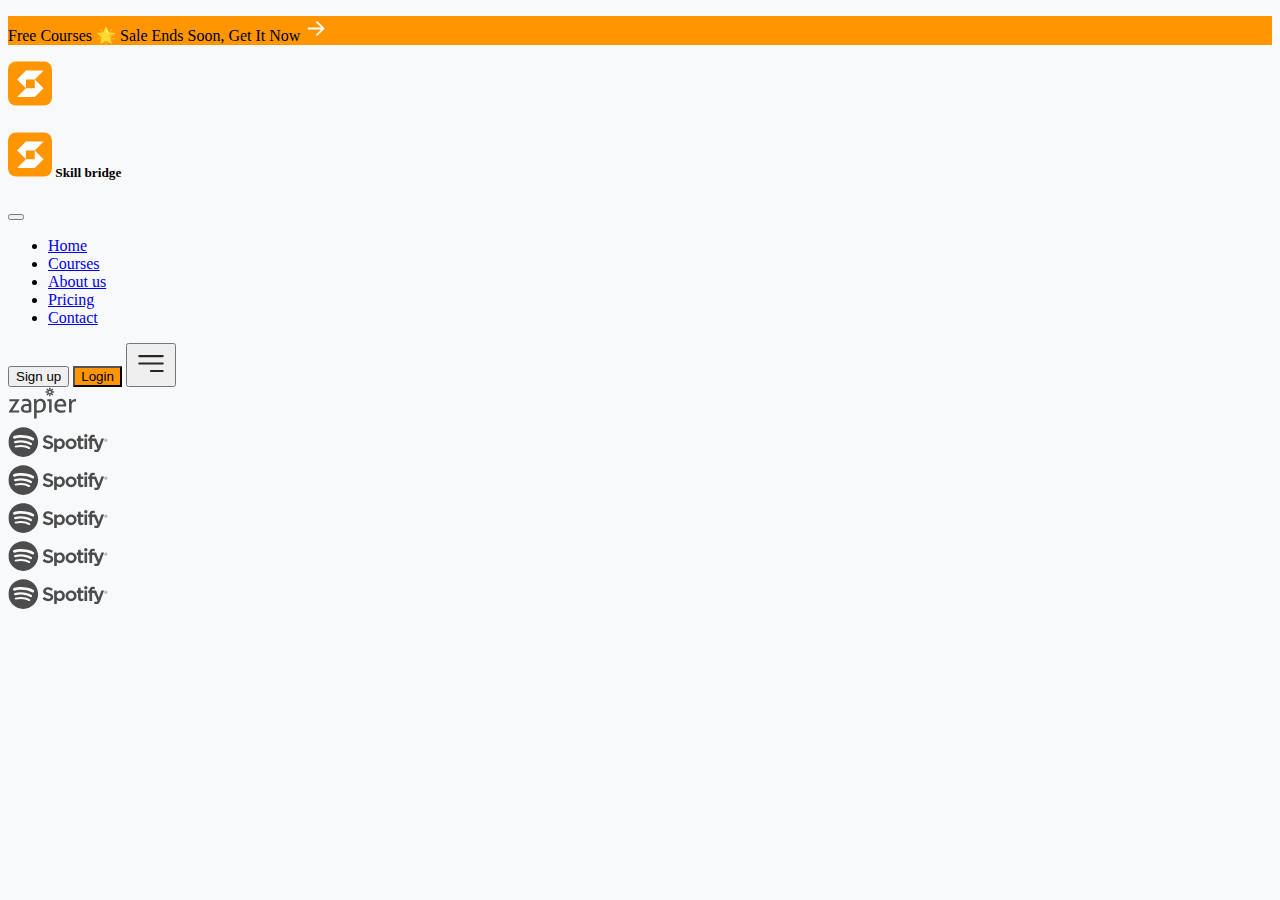
<file: html/navbar.html>
<!DOCTYPE html>
<html lang="en">

    <head>
        <meta charset="UTF-8">
        <meta name="viewport" content="width=device-width, initial-scale=1">
        <title>skill bridge</title>
        <link rel="icon" href="../img/title_logo_icon.svg" type="image/x-icon">
        <link
            href="https://cdn.jsdelivr.net/npm/bootstrap@5.3.2/dist/css/bootstrap.min.css"
            rel="stylesheet"
            integrity="sha384-T3c6CoIi6uLrA9TneNEoa7RxnatzjcDSCmG1MXxSR1GAsXEV/Dwwykc2MPK8M2HN"
            crossorigin="anonymous">
          <link rel="stylesheet" href="../style/home.css"/>
          <script src="../src/header.js"></script>
    </head>
    <body>
      <section class="header"></section>
      <section class="container rounded bg-white">
        <div class="row d-flex justify-content-evenly">
          <div class="col-1 d-flex">
            <img src="../img/zapier_icon.svg" alt="zapier"/>
            <div class="vertical_line"></div>
          </div>
          <div class="col-1 d-flex">
            <img src="../img/spotify_icon.svg" alt="spotify"/>
            <div class="vertical_line"></div>
          </div>          
          <div class="col-1 d-flex">
            <img src="../img/spotify_icon.svg" alt="spotify"/>
            <div class="vertical_line"></div>
          </div>     
          <div class="col-1 d-flex">
            <img src="../img/spotify_icon.svg" alt="spotify"/>
            <div class="vertical_line"></div>
          </div>
          <div class="col-1 d-flex">
            <img src="../img/spotify_icon.svg" alt="spotify"/>
            <div class="vertical_line"></div>
          </div>
          <div class="col-1 d-flex">
            <img src="../img/spotify_icon.svg" alt="spotify"/>
            <div class="vertical_line"></div>
          </div>
        </div>
       
     </section> 
        <script
            src="https://cdn.jsdelivr.net/npm/bootstrap@5.3.2/dist/js/bootstrap.bundle.min.js"
            integrity="sha384-C6RzsynM9kWDrMNeT87bh95OGNyZPhcTNXj1NW7RuBCsyN/o0jlpcV8Qyq46cDfL"
            crossorigin="anonymous"></script>
    </body>
</html>
</file>
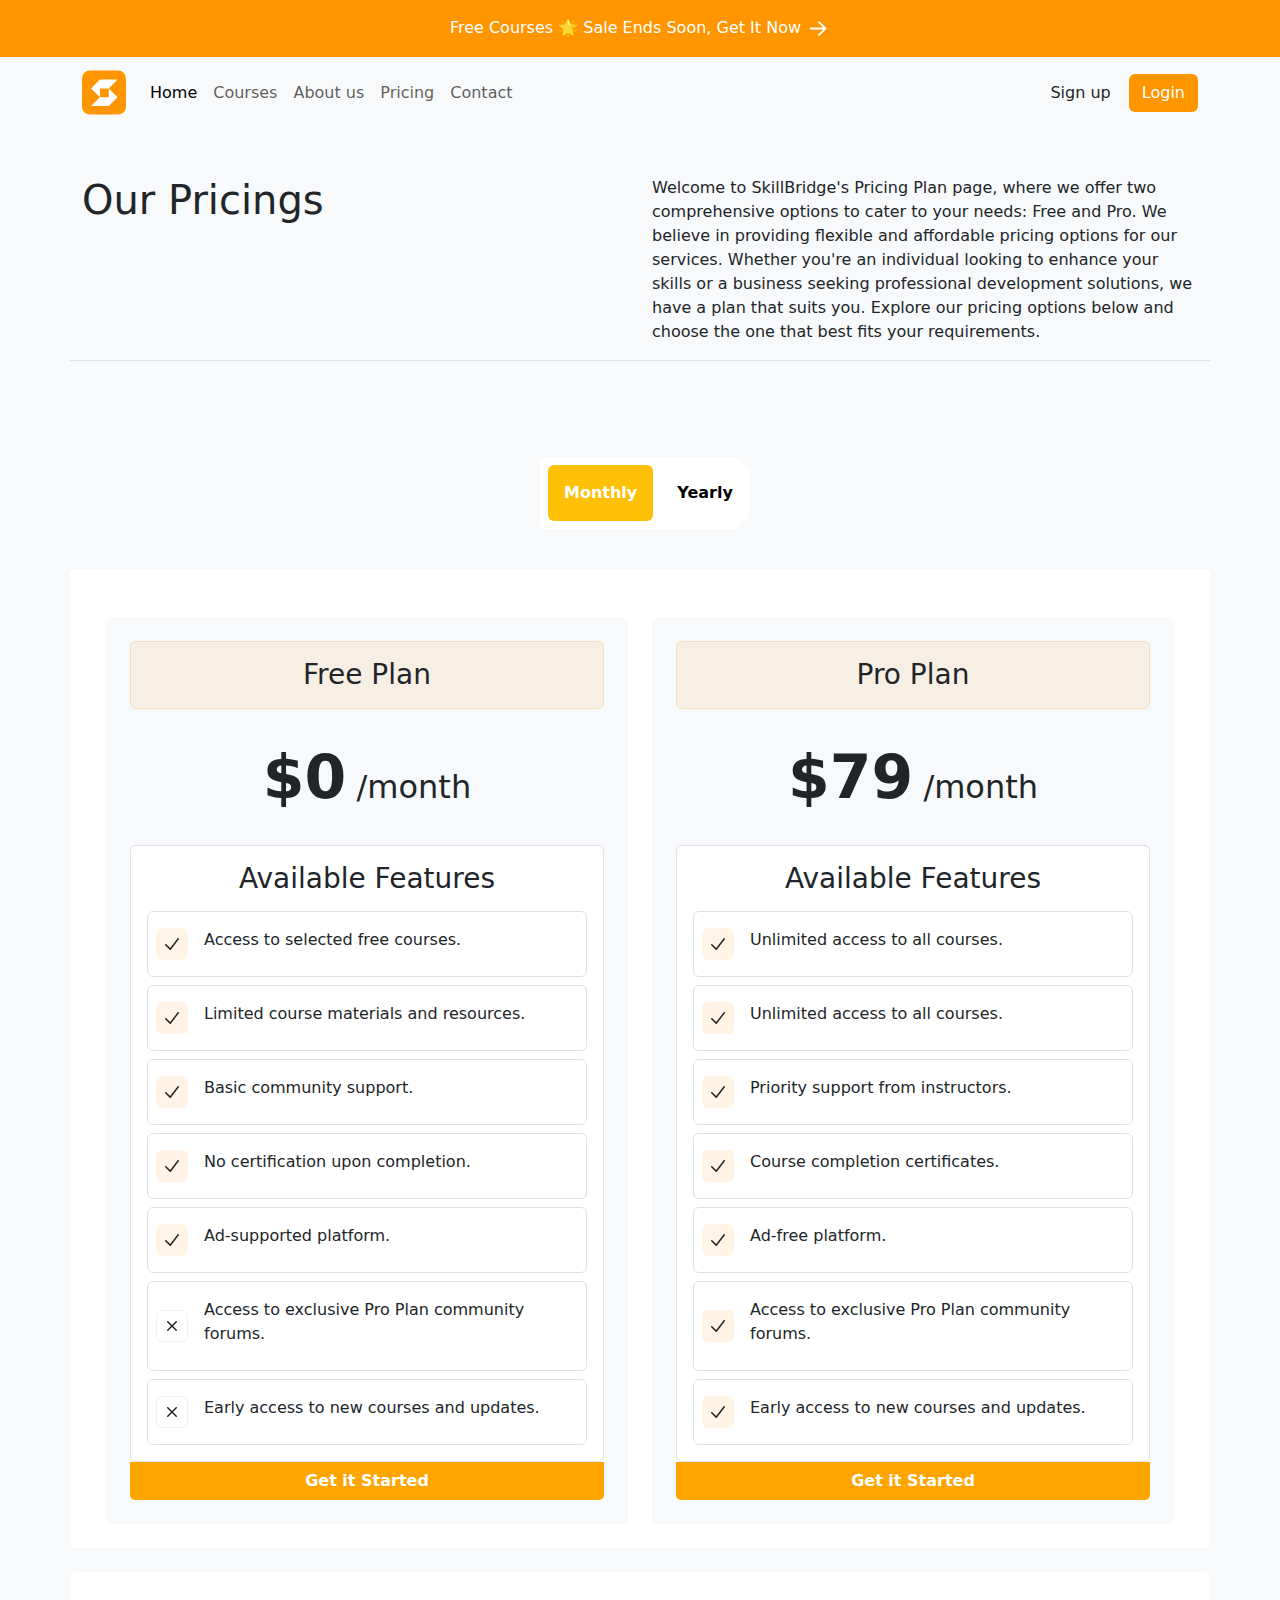
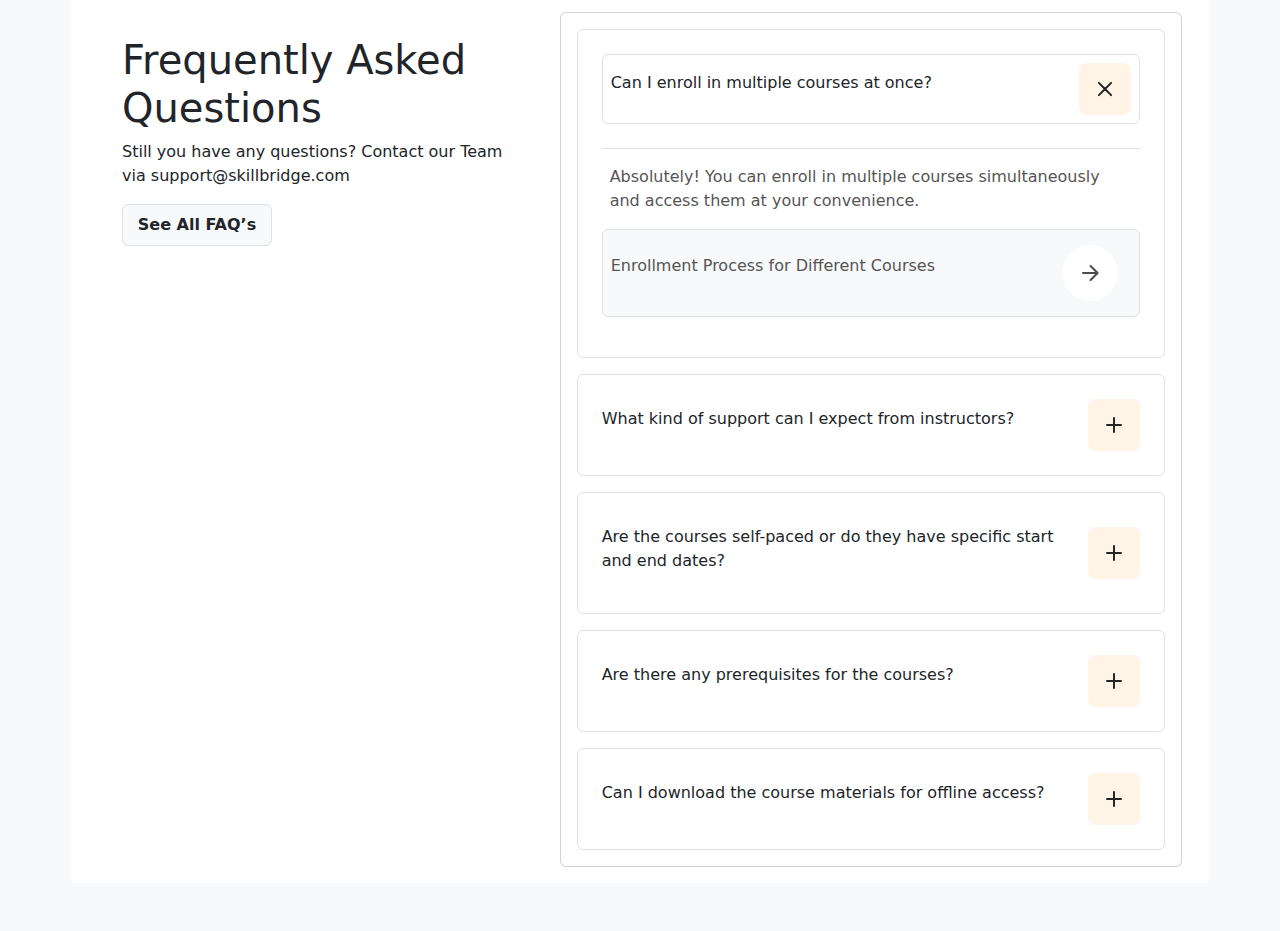
<file: html/pricing.html>
<!DOCTYPE html>
<html lang="en">
<head>
    <meta charset="UTF-8">
    <meta name="viewport" content="width=device-width, initial-scale=1.0">
    <title>Pricing</title>
    <link
    href="https://cdn.jsdelivr.net/npm/bootstrap@5.3.0/dist/css/bootstrap.min.css"
    rel="stylesheet">
    <link rel="stylesheet" href="../style/home.css"/>
    <script src="../src/header.js"></script>
</head>
<body>
    <section class="header"></section>

    <section class="description_section container mt-5 mb-5 border-bottom">
    <div class="description_container row ">
       <h1 class="col-md-6 col-12">Our Pricings</h1>
       <p class="col-md-6 col-12">Welcome to SkillBridge's Pricing Plan page, where we offer two comprehensive options to cater to your needs: Free and Pro. We believe in providing flexible and affordable pricing options for our services. Whether you're an individual looking to enhance your skills or a business seeking professional development solutions, we have a plan that suits you. Explore our pricing options below and choose the one that best fits your requirements.</p>
    </div>
   </section>

   <section class="pricing_duration_section d-flex justify-content-center align-content-center">
   <div
   class="bg-white rounded d-flex gap-2  mt-5 mb-5 p-2"
   style="width: 200px;">
   <button class="bg-warning text-white border-0 rounded p-3"><b>Monthly</b></button>
   <button class="bg-white border-0 rounded p-3"><b>Yearly</b></button>
   </div>
   </section>

   <section class="pricing container mt-3 mb-5">
   <div class="row row-cols-1 row-cols-md-2 g-4 bg-white rounded p-4">
    <div class="col">
       <div class="card border-0 p-2 bg-light">
          <div class="card-body d-flex flex-column">
             <div class="bg-light rounded">
                <h3 class="plan_type p-3 rounded text-center">Free Plan</h3>
                <div class="text-center p-4"> <h2>
                      <span class="price fw-bold">$0</span>
                      /month
                   </h2></div>
                <div
                   class="bg-white border p-3 rounded d-flex flex-column gap-2">
                   <h3 class="text-center fw-medium">Available Features</h3>
                   <div
                      class="d-flex gap-3 border rounded align-content-center p-2">
                      <img src="../img/available_icon.svg" />
                      <p class="mt-2">Access to selected free courses.</p>
                   </div>
                   <div
                      class="d-flex gap-3 border rounded align-content-center p-2">
                      <img src="../img/available_icon.svg" />
                      <p class="mt-2">Limited course materials and
                         resources.</p>
                   </div>
                   <div
                      class="d-flex gap-3 border rounded align-content-center p-2">
                      <img src="../img/available_icon.svg" />
                      <p class="mt-2">Basic community support.</p>
                   </div>
                   <div
                      class="d-flex gap-3 border rounded align-content-center p-2">
                      <img src="../img/available_icon.svg" />
                      <p class="mt-2">No certification upon completion.</p>
                   </div>
                   <div
                      class="d-flex gap-3 border rounded align-content-center p-2">
                      <img src="../img/available_icon.svg" />
                      <p class="mt-2">Ad-supported platform.</p>
                   </div>
                   <div
                      class="d-flex gap-3 border rounded align-content-center p-2">
                      <img src="../img/unavailable_icon.svg" />
                      <p class="mt-2">Access to exclusive Pro Plan
                         community forums.</p>
                   </div>
                   <div
                      class="d-flex gap-3 border rounded align-content-center p-2">
                      <img src="../img/unavailable_icon.svg" />
                      <p class="mt-2">Early access to new courses and
                         updates.</p>
                   </div>
                </div>
                <button
                   class="get_started_button btn w-100 fw-bold text-white">Get
                   it Started</button>

             </div>
          </div>
       </div>
    </div>
    <div class="col">
       <div class="card border-0 p-2 bg-light">
          <div class="card-body d-flex flex-column">
             <div class="bg-light rounded">
                <h3 class="plan_type p-3 rounded text-center">Pro Plan</h3>
                <div class="text-center p-4">
                   <h2>
                      <span class="price fw-bold">$79</span>
                      /month
                   </h2>
                </div>
                <div
                   class="bg-white border p-3 rounded d-flex flex-column gap-2">
                   <h3 class="text-center fw-medium">Available Features</h3>
                   <div
                      class="d-flex gap-3 border rounded align-content-center p-2">
                      <img src="../img/available_icon.svg" />
                      <p class="mt-2">Unlimited access to all courses.</p>
                   </div>
                   <div
                      class="d-flex gap-3 border rounded align-content-center p-2">
                      <img src="../img/available_icon.svg" />
                      <p class="mt-2">Unlimited access to all courses.</p>
                   </div>
                   <div
                      class="d-flex gap-3 border rounded align-content-center p-2">
                      <img src="../img/available_icon.svg" />
                      <p class="mt-2">Priority support from instructors.</p>
                   </div>
                   <div
                      class="d-flex gap-3 border rounded align-content-center p-2">
                      <img src="../img/available_icon.svg" />
                      <p class="mt-2">Course completion certificates.</p>
                   </div>
                   <div
                      class="d-flex gap-3 border rounded align-content-center p-2">
                      <img src="../img/available_icon.svg" />
                      <p class="mt-2">Ad-free platform.</p>
                   </div>
                   <div
                      class="d-flex gap-3 border rounded align-content-center p-2">
                      <img src="../img/available_icon.svg" />
                      <p class="mt-2">Access to exclusive Pro Plan
                         community forums.</p>
                   </div>
                   <div
                      class="d-flex gap-3 border rounded align-content-center p-2">
                      <img src="../img/available_icon.svg" />
                      <p class="mt-2">Early access to new courses and
                         updates.</p>
                   </div>
                </div>
                <button
                   class="get_started_button btn w-100 fw-bold text-white">Get
                   it Started</button>

             </div>
          </div>
       </div>
    </div>

   </div>
   </section>

   <section class="faq_section container mt-5 mb-5 bg-white rounded">
    <div
       class="row row-cols-1 row-cols-md-2 g-4 d-flex justify-content-between p-3">
       <div class="col-md-5">
          <div class="card border-0 p-2">
             <div class="card-body">
                <h1>Frequently Asked Questions</h1>
                <p>
                   Still you have any questions? Contact our Team via
                   support@skillbridge.com
                </p>
                <button class="btn fw-bold bg-light border p-2 "
                   style="width: 150px;">See All FAQ’s</button>
             </div>
          </div>
       </div>
       <div class="col-md-7">
          <div class="card d-flex flex-column">
             <div class="p-3 d-flex flex-column gap-3">
                <div
                   class="d-flex flex-column  gap-4 border rounded align-content-center p-4">
                   <div
                      class="d-flex justify-content-between border rounded align-content-center p-2 ">
                      <p class="mt-2 fw-medium">Can I enroll in multiple
                         courses at once?</p>
                      <img src="../img/close_icon.svg" />
                   </div>
                   <div class="answer_container border-top py-3">
                      <p class="fw-medium px-2">Absolutely! You can enroll
                         in multiple courses simultaneously and access them
                         at your convenience.</p>
                      <div
                         class="bg-light d-flex justify-content-between border rounded align-content-center p-2 ">
                         <p class="mt-3 fw-medium">Enrollment Process for
                            Different Courses</p>
                         <button class="faq_forward_button btn">
                            <img src="../img/faq_forward_button.svg" />
                         </button>
                      </div>
                   </div>
                </div>
                <div
                   class="d-flex  border rounded align-content-center justify-content-between p-4">
                   <p class="mt-2 fw-medium">What kind of support can I
                      expect from instructors?</p>
                   <img src="../img/plus_icon.svg" />
                </div>
                <div
                   class="d-flex  border rounded align-content-center justify-content-between p-4">
                   <p class="mt-2 fw-medium">Are the courses self-paced or
                      do they have specific start and end dates?</p>
                   <img src="../img/plus_icon.svg" />
                </div>
                <div
                   class="d-flex  border rounded align-content-center justify-content-between p-4">
                   <p class="mt-2 fw-medium">Are there any prerequisites
                      for the courses?</p>
                   <img src="../img/plus_icon.svg" />
                </div>
                <div
                   class="d-flex  border rounded align-content-center justify-content-between p-4">
                   <p class="mt-2 fw-medium">Can I download the course
                      materials for offline access?</p>
                   <img src="../img/plus_icon.svg" />
                </div>

             </div>

          </div>
       </div>
    </div>
 </section>
 <script
 src="https://cdn.jsdelivr.net/npm/bootstrap@5.3.2/dist/js/bootstrap.bundle.min.js"
 integrity="sha384-C6RzsynM9kWDrMNeT87bh95OGNyZPhcTNXj1NW7RuBCsyN/o0jlpcV8Qyq46cDfL"
 crossorigin="anonymous"></script>
</body>
</html>
</file>
<file: style/home.css>
body{
    background-color: #F8F9FA;
}


.get_it_now{
    background-color: #f2f4f7;
}

.img_container{
    border-right: 1px solid rgb(203, 200, 200);
}


.profile_container {
    background-color:#FCFCFD;
}
.hero_section span {
    color:orange;
}


.explore_courses_button,
.monthly_button{
    background-color: orange;
}

.get_started_button
{
   background-color: orange;
   border-radius: 0px 0px 5px 5px;

}

.plan_type {
    background-color: #f8efe4;
    border: 1px solid #f5ddbf;
}

.price{
    font-size: 60px;
}

.answer_container p ,
.hero_section p{
    color: #565555;

}



@media (max-width:768px){
    .hero_section_heading h1{
        font-size: 26px;
    }
    .hero_section h4{
        font-size: 17px;
    }
    .hero_section p{
        font-size: 13px;
    }

    .card-img{
        width: 100px;
    }
    .card_container{
        overflow-x: scroll;
        flex-wrap: nowrap;
    }
}

@media (max-width:576px){

    .course_description{
        display: flex;
        justify-content: center;
    }

    .card_container {
        margin: 0 auto;
    }

    @media (max-width:552px){
        .hero_section_heading h1{
            font-size: 1rem;
        }

        #lightining_icon {
            width: 40px;
        }

        .hero_section h4{
            font-size: .85rem;
        }

        .hero_section p {
            font-size: .70rem;
        }
    }

    /* @media (max-width:576px){
        .card_section{
            overflow-x: scroll;
            padding: 3px;
            justify-content: flex-start;
        }
    
        .card{
            padding: 9px;
        }
        
        .card-img{
            width: 120px;
        }
    } */

    @media (max-width:390px){

        .hero_section_heading h1
        {
            font-size: .85rem;
        }
        #lightining_icon {
            width: 30px;
        }
        .hero_section h4{
            font-size: .7rem;
        }
        .hero_section p {
            font-size: .6rem;
        }
    }
}
</file>
<file: style/course.css>
body{
    background-color: #F8F9FA;
}

.curriculum{
    border-right: 1px solid gray;
}

@media (max-width:768px){
    .curriculum{
        border:none;
        border-bottom: 1px solid gray;
    }
}
</file>
